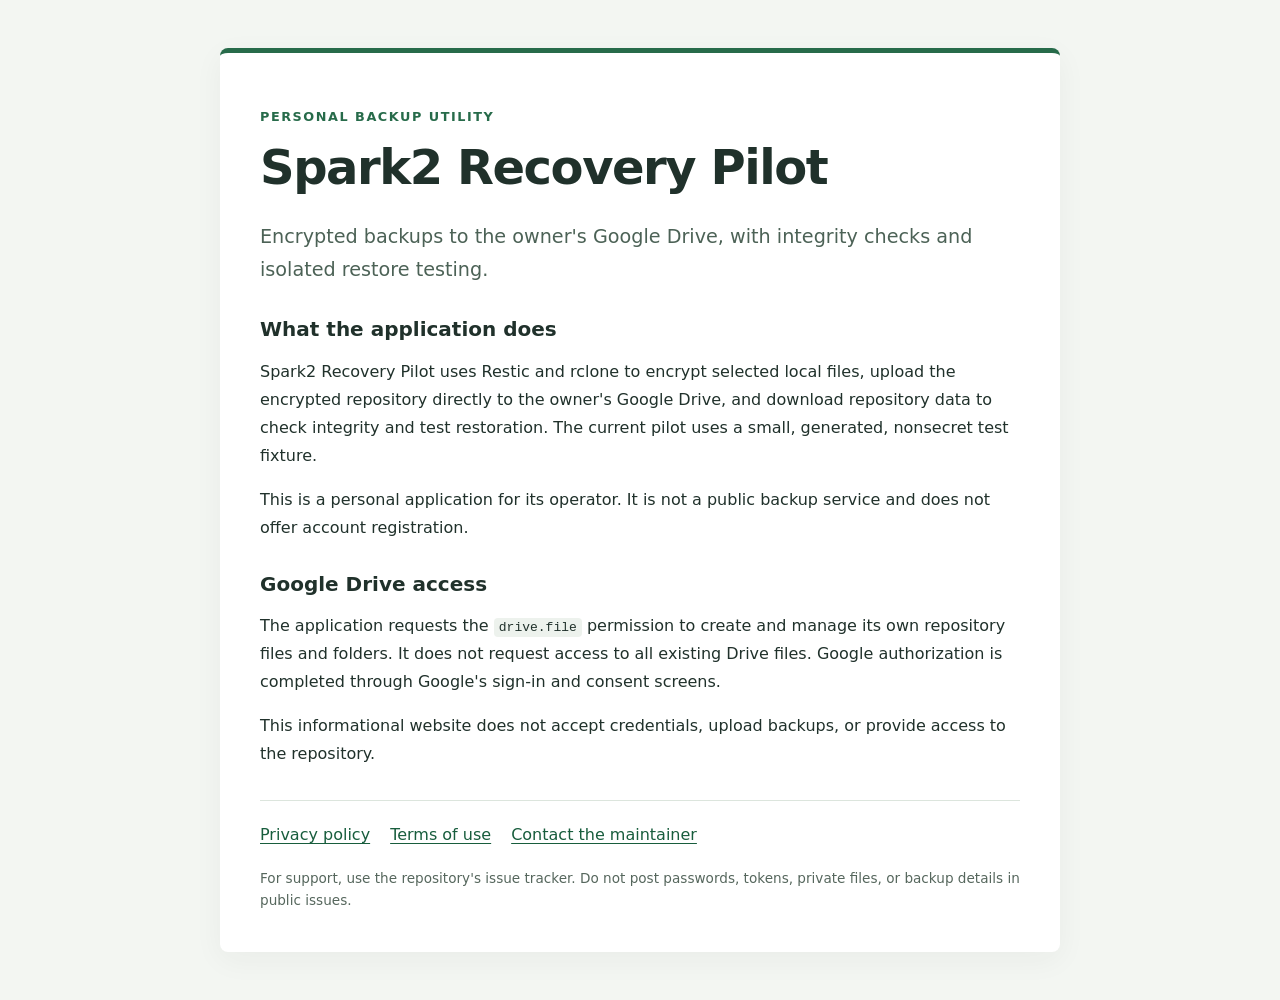
<file: index.html>
<!doctype html>
<html lang="en"><head><meta charset="utf-8"><meta name="viewport" content="width=device-width,initial-scale=1"><title>Spark2 Recovery Pilot</title><link rel="stylesheet" href="style.css"></head>
<body><main><p class="eyebrow">Personal backup utility</p><h1>Spark2 Recovery Pilot</h1><p class="lead">Encrypted backups to the owner's Google Drive, with integrity checks and isolated restore testing.</p><section><h2>What the application does</h2><p>Spark2 Recovery Pilot uses Restic and rclone to encrypt selected local files, upload the encrypted repository directly to the owner's Google Drive, and download repository data to check integrity and test restoration. The current pilot uses a small, generated, nonsecret test fixture.</p><p>This is a personal application for its operator. It is not a public backup service and does not offer account registration.</p></section><section><h2>Google Drive access</h2><p>The application requests the <code>drive.file</code> permission to create and manage its own repository files and folders. It does not request access to all existing Drive files. Google authorization is completed through Google's sign-in and consent screens.</p><p>This informational website does not accept credentials, upload backups, or provide access to the repository.</p></section><nav aria-label="Information"><a href="privacy.html">Privacy policy</a><a href="terms.html">Terms of use</a><a href="https://github.com/theiratellama-bit/spark2-recovery-pilot-info/issues">Contact the maintainer</a></nav><footer>For support, use the repository's issue tracker. Do not post passwords, tokens, private files, or backup details in public issues.</footer></main></body></html>
</file>
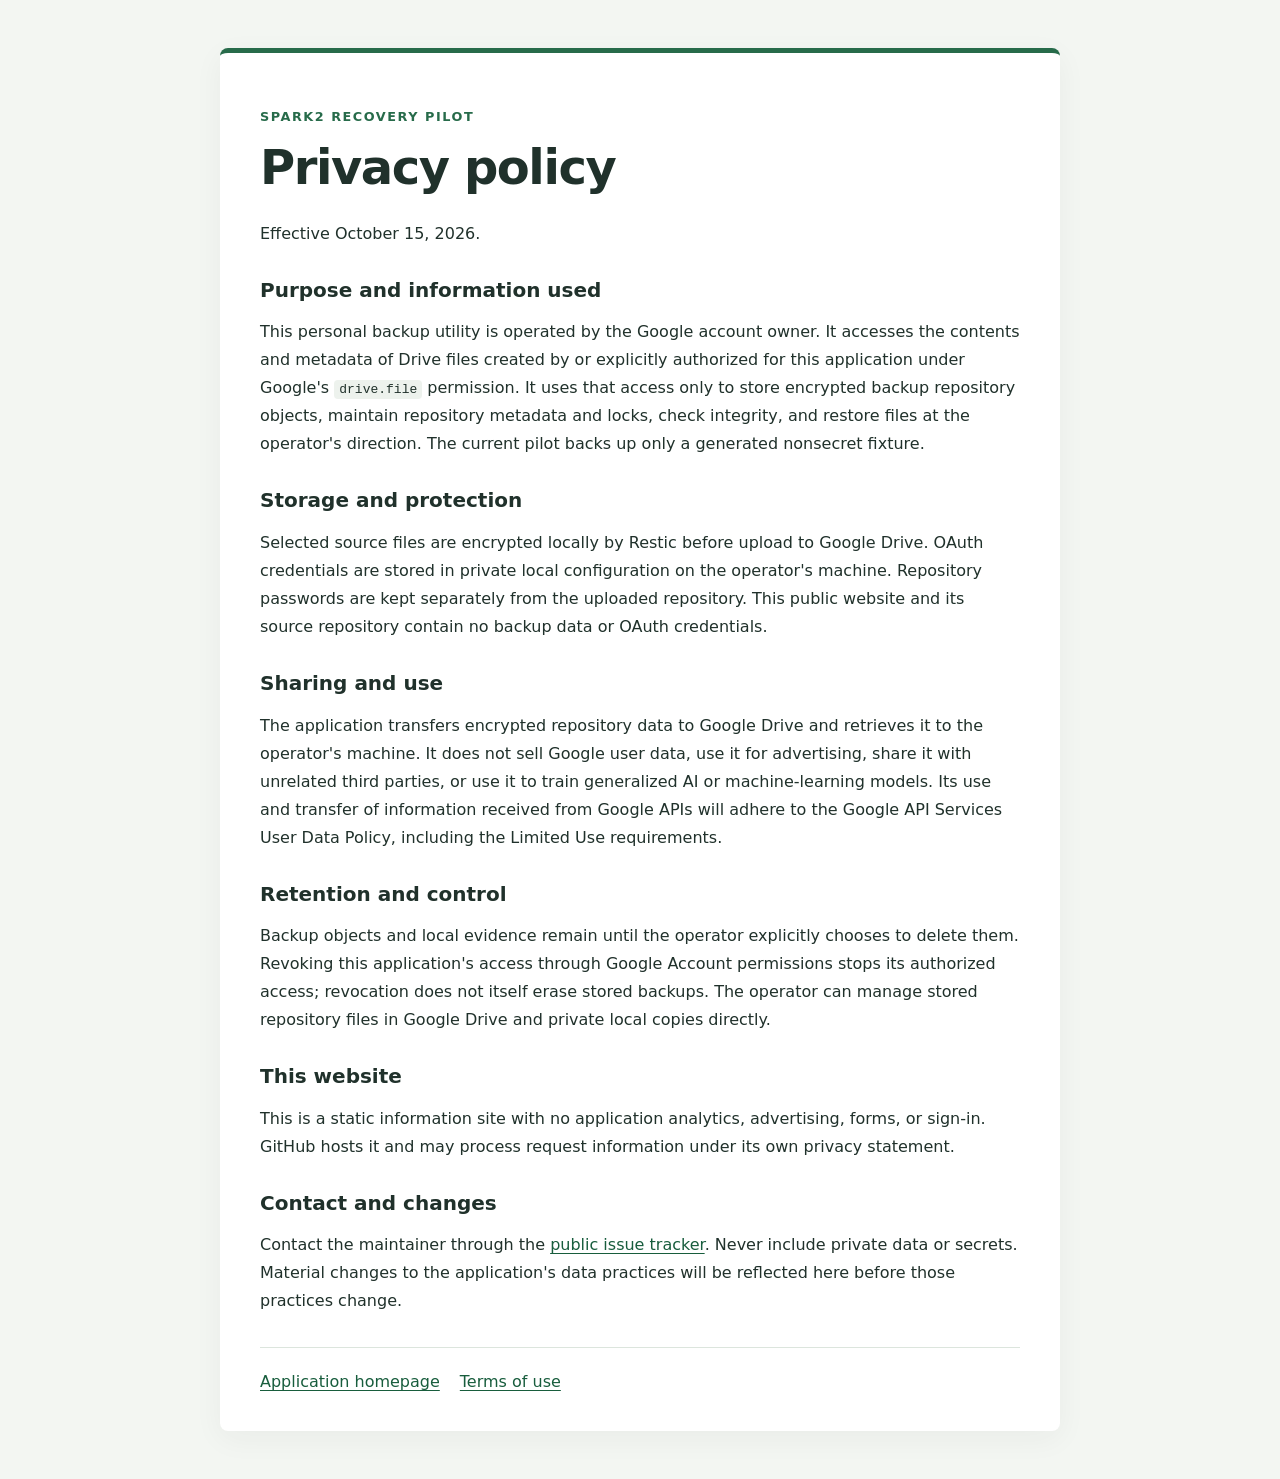
<file: privacy.html>
<!doctype html>
<html lang="en"><head><meta charset="utf-8"><meta name="viewport" content="width=device-width,initial-scale=1"><title>Privacy policy — Spark2 Recovery Pilot</title><link rel="stylesheet" href="style.css"></head>
<body><main><p class="eyebrow">Spark2 Recovery Pilot</p><h1>Privacy policy</h1><p>Effective October 15, 2026.</p><h2>Purpose and information used</h2><p>This personal backup utility is operated by the Google account owner. It accesses the contents and metadata of Drive files created by or explicitly authorized for this application under Google's <code>drive.file</code> permission. It uses that access only to store encrypted backup repository objects, maintain repository metadata and locks, check integrity, and restore files at the operator's direction. The current pilot backs up only a generated nonsecret fixture.</p><h2>Storage and protection</h2><p>Selected source files are encrypted locally by Restic before upload to Google Drive. OAuth credentials are stored in private local configuration on the operator's machine. Repository passwords are kept separately from the uploaded repository. This public website and its source repository contain no backup data or OAuth credentials.</p><h2>Sharing and use</h2><p>The application transfers encrypted repository data to Google Drive and retrieves it to the operator's machine. It does not sell Google user data, use it for advertising, share it with unrelated third parties, or use it to train generalized AI or machine-learning models. Its use and transfer of information received from Google APIs will adhere to the Google API Services User Data Policy, including the Limited Use requirements.</p><h2>Retention and control</h2><p>Backup objects and local evidence remain until the operator explicitly chooses to delete them. Revoking this application's access through Google Account permissions stops its authorized access; revocation does not itself erase stored backups. The operator can manage stored repository files in Google Drive and private local copies directly.</p><h2>This website</h2><p>This is a static information site with no application analytics, advertising, forms, or sign-in. GitHub hosts it and may process request information under its own privacy statement.</p><h2>Contact and changes</h2><p>Contact the maintainer through the <a href="https://github.com/theiratellama-bit/spark2-recovery-pilot-info/issues">public issue tracker</a>. Never include private data or secrets. Material changes to the application's data practices will be reflected here before those practices change.</p><nav aria-label="Information"><a href="index.html">Application homepage</a><a href="terms.html">Terms of use</a></nav></main></body></html>
</file>
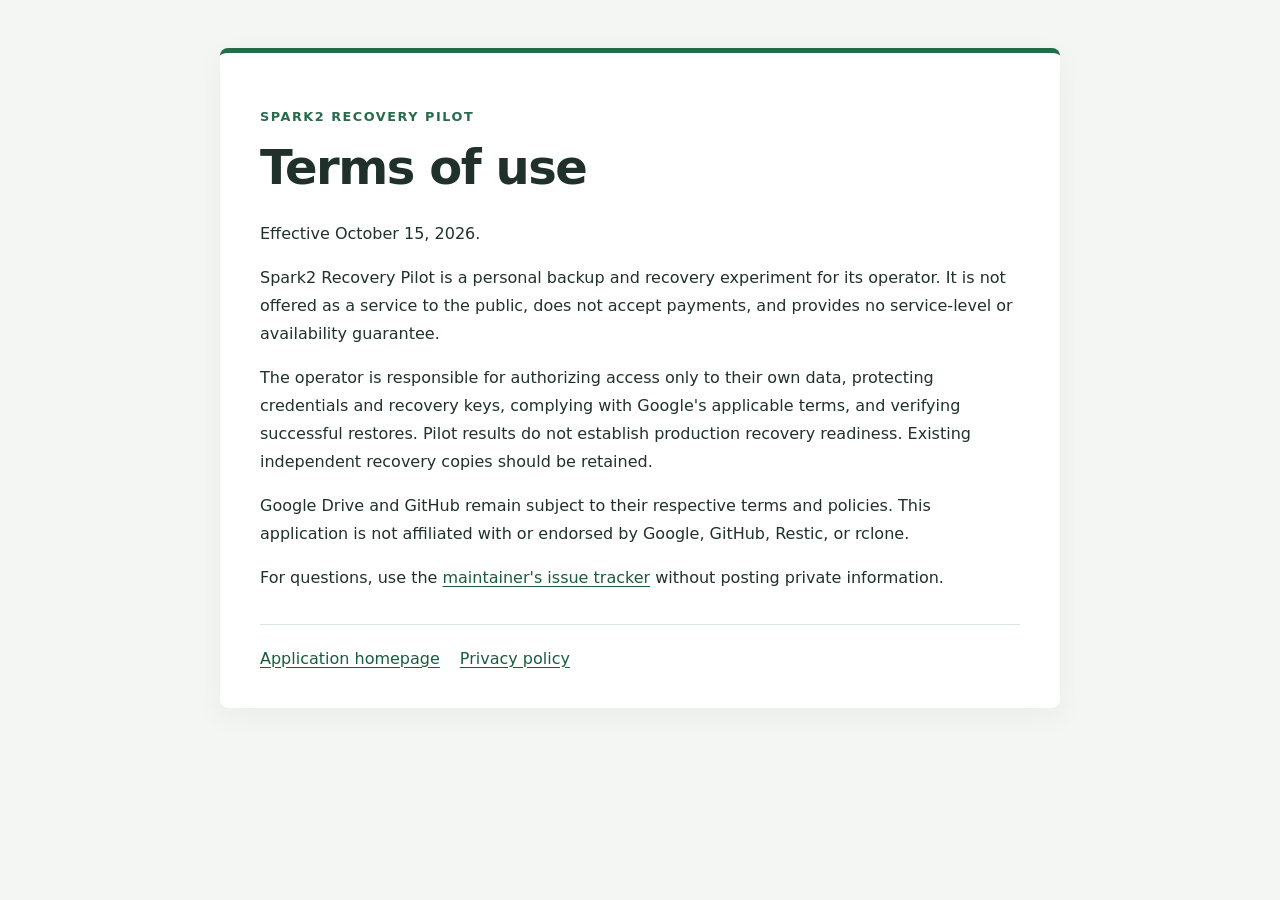
<file: terms.html>
<!doctype html>
<html lang="en"><head><meta charset="utf-8"><meta name="viewport" content="width=device-width,initial-scale=1"><title>Terms of use — Spark2 Recovery Pilot</title><link rel="stylesheet" href="style.css"></head>
<body><main><p class="eyebrow">Spark2 Recovery Pilot</p><h1>Terms of use</h1><p>Effective October 15, 2026.</p><p>Spark2 Recovery Pilot is a personal backup and recovery experiment for its operator. It is not offered as a service to the public, does not accept payments, and provides no service-level or availability guarantee.</p><p>The operator is responsible for authorizing access only to their own data, protecting credentials and recovery keys, complying with Google's applicable terms, and verifying successful restores. Pilot results do not establish production recovery readiness. Existing independent recovery copies should be retained.</p><p>Google Drive and GitHub remain subject to their respective terms and policies. This application is not affiliated with or endorsed by Google, GitHub, Restic, or rclone.</p><p>For questions, use the <a href="https://github.com/theiratellama-bit/spark2-recovery-pilot-info/issues">maintainer's issue tracker</a> without posting private information.</p><nav aria-label="Information"><a href="index.html">Application homepage</a><a href="privacy.html">Privacy policy</a></nav></main></body></html>
</file>
<file: style.css>
:root{color-scheme:light;font-family:system-ui,-apple-system,BlinkMacSystemFont,"Segoe UI",sans-serif;color:#20312b;background:#f3f6f2}body{margin:0}main{max-width:760px;margin:48px auto;padding:40px;background:white;border-top:5px solid #276b4a;border-radius:8px;box-shadow:0 8px 30px #20312b0c}h1{font-size:clamp(2rem,5vw,3rem);line-height:1.12;letter-spacing:-.03em;margin:10px 0 25px}h2{font-size:1.25rem;margin-top:30px}p{line-height:1.75}.lead{font-size:1.2rem;color:#4c6256}.eyebrow{text-transform:uppercase;font-size:.8rem;letter-spacing:.12em;font-weight:700;color:#276b4a}a{color:#185d3d;text-underline-offset:3px}nav{display:flex;gap:20px;flex-wrap:wrap;border-top:1px solid #dce5dd;margin-top:32px;padding-top:24px}footer{font-size:.85rem;line-height:1.6;color:#56675d;margin-top:24px}code{background:#edf2ed;padding:2px 5px;border-radius:4px}@media(max-width:820px){main{margin:16px;padding:25px}}
</file>
